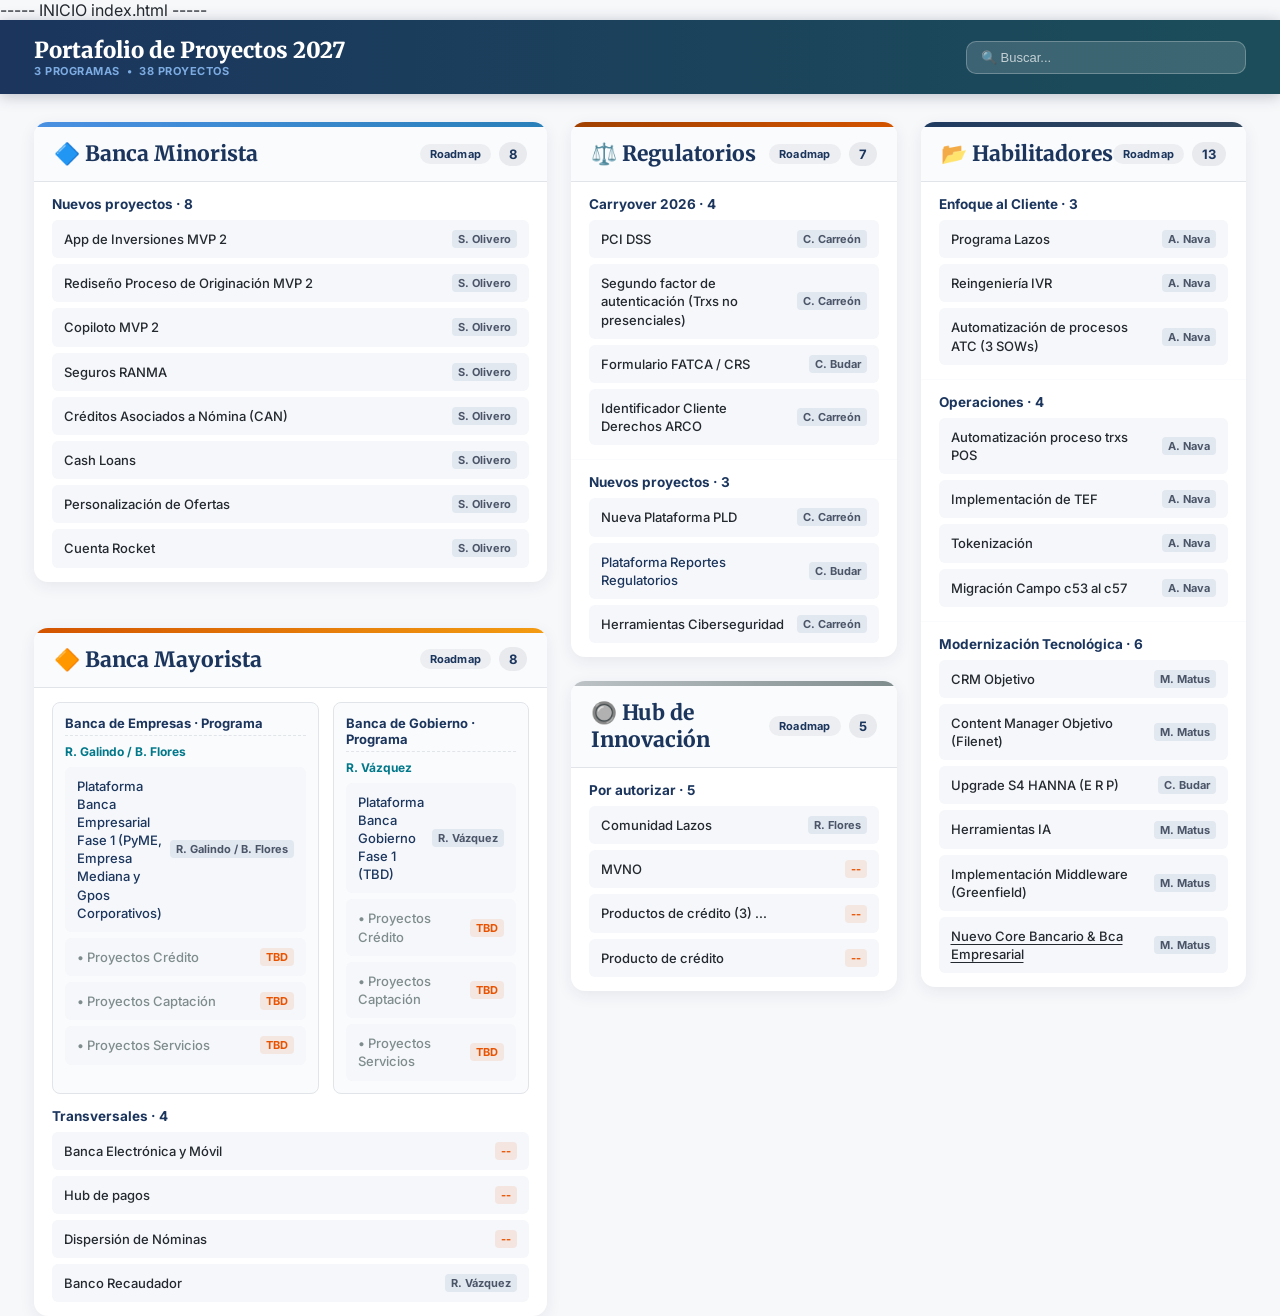
<file: index.html>
----- INICIO index.html -----
<!DOCTYPE html>
<html lang="es">
<head>
  <meta charset="UTF-8">
  <meta name="viewport" content="width=device-width, initial-scale=1.0">
  <title>Portafolio de Proyectos 2027 · PMO</title>
  <link rel="preconnect" href="https://fonts.googleapis.com">
  <link rel="preconnect" href="https://fonts.gstatic.com" crossorigin>
  <link href="https://fonts.googleapis.com/css2?family=Inter:wght@400;500;600;700;800&family=Merriweather:wght@400;700;900&display=swap" rel="stylesheet">
  <link rel="stylesheet" href="styles.css">
</head>
<body>

  <!-- Encabezado Principal -->
  <header class="masthead">
    <div class="wrap header-inner">
      <div class="brand">
        <h1>Portafolio de Proyectos 2027</h1>
        <p class="brand-top">3 Programas &nbsp;•&nbsp; 38 Proyectos</p>
      </div>
      <div class="search-area">
        <input type="text" id="search-input" placeholder="🔍 Buscar...">
      </div>
    </div>
  </header>

  <!-- Tablero Operativo en 3 Columnas Fijas para evitar desfases -->
  <main class="wrap">
    <div class="dashboard-grid" id="dashboard">
      <div class="column" id="col-1"></div>
      <div class="column" id="col-2"></div>
      <div class="column" id="col-3"></div>
    </div>
  </main>

  <!-- Insumo de datos y motor dinámico -->
  <script src="data.js"></script>
  <script src="app.js"></script>
</body>
</html>
</file>
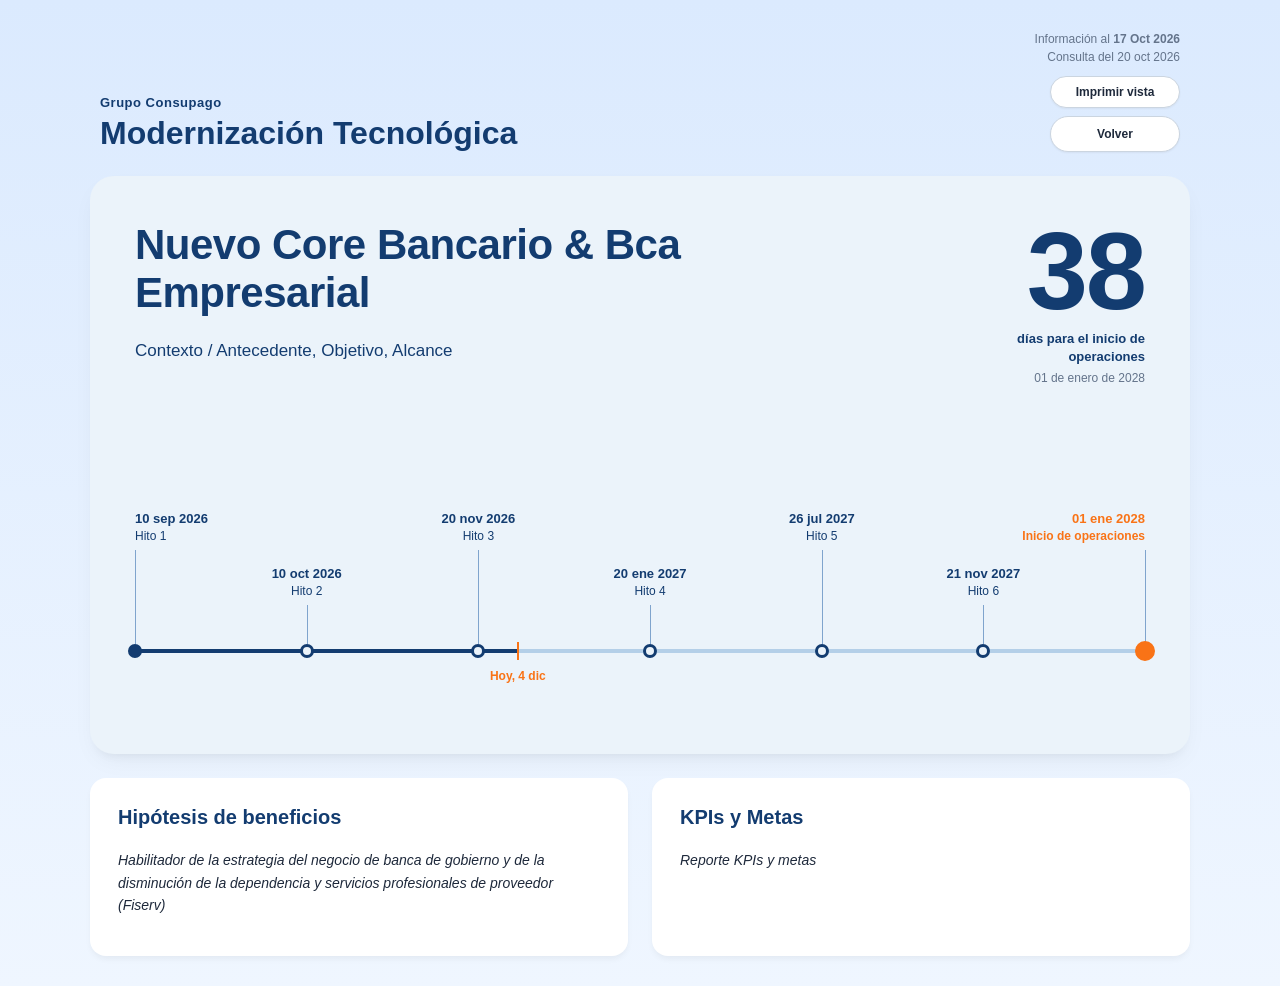
<file: descriptiva-nuevo-core-bancario-bca-empresarial.html>
<!DOCTYPE html>
<html lang="es">
<head>
    <meta charset="UTF-8">
    <meta name="viewport" content="width=device-width, initial-scale=1.0">
    <title>Modernización Tecnológica - Nuevo Core Bancario & Bca Empresarial</title>
    <style>
        :root {
            --bg-color: #dbeafe; /* Fondo general azul claro suave */
            --card-bg: #ebf3fa;  /* Fondo de la tarjeta principal */
            --sub-card-bg: #ffffff; /* Fondo de las tarjetas inferiores */
            --main-blue: #133c70; /* Azul corporativo oscuro de los títulos */
            --accent-blue: #2563eb; /* Azul secundario para enlaces/detalles */
            --text-dark: #1e293b;
            --text-muted: #64748b;
            --accent-orange: #f97316; /* Color naranja de acento para alertas y "Hoy" */
            --timeline-bg-line: #b4cfe8; /* Azul claro para el tramo futuro de la línea */
        }

        body {
            font-family: -apple-system, BlinkMacSystemFont, "Segoe UI", Roboto, Helvetica, Arial, sans-serif;
            background-color: var(--bg-color);
            background-image: linear-gradient(180deg, #dbeafe 0%, #eff6ff 100%);
            color: var(--text-dark);
            margin: 0;
            padding: 30px 20px;
            display: flex;
            justify-content: center;
        }

        .dashboard-container {
            width: 100%;
            max-width: 1100px;
            display: flex;
            flex-direction: column;
            gap: 24px;
        }

        /* Top Header */
        .top-header {
            display: flex;
            justify-content: space-between;
            align-items: flex-end;
            padding: 0 10px;
        }

        .brand-logo {
            display: flex;
            flex-direction: column;
        }

        .brand-group {
            font-size: 13px;
            color: var(--main-blue);
            font-weight: 700;
            letter-spacing: 0.5px;
        }

        .brand-title {
            font-size: 32px;
            font-weight: 800;
            color: var(--main-blue);
            margin: 5px 0 0 0;
        }

        /* Bloque derecho: texto de fechas y, debajo, los botones alineados a la derecha */
        .header-meta {
            display: flex;
            flex-direction: column;
            align-items: flex-end;
            gap: 10px;
            font-size: 12px;
            color: var(--text-muted);
            text-align: right;
            line-height: 1.5;
        }

        .header-actions {
            display: flex;
            flex-direction: column;
            align-items: flex-end;
            gap: 8px;
        }

        .btn-action {
            display: block;
            width: 130px;
            text-align: center;
            background-color: white;
            border: 1px solid #cbd5e0;
            padding: 8px 16px;
            border-radius: 20px;
            cursor: pointer;
            font-size: 12px;
            color: var(--text-dark);
            font-weight: 600;
            text-decoration: none;
            box-shadow: 0 1px 2px rgba(0,0,0,0.05);
            transition: all 0.2s;
            box-sizing: border-box;
        }

        .btn-action:hover {
            background-color: #f8fafc;
            border-color: #94a3b8;
        }

        /* Main Dashboard Card */
        .main-card {
            background-color: var(--card-bg);
            border-radius: 24px;
            padding: 45px;
            box-shadow: 0 10px 25px -5px rgba(0, 0, 0, 0.05), 0 8px 10px -6px rgba(0, 0, 0, 0.05);
            display: flex;
            flex-direction: column;
            gap: 40px;
            overflow: hidden;
        }

        .project-info-grid {
            display: grid;
            grid-template-columns: 3fr 1fr;
            gap: 40px;
            align-items: start;
        }

        .project-details h1 {
            color: var(--main-blue);
            font-size: 42px;
            margin: 0 0 20px 0;
            font-weight: 700;
            letter-spacing: -0.5px;
        }

        .project-description {
            font-size: 17px;
            line-height: 1.6;
            color: var(--main-blue);
            margin-bottom: 25px;
            font-weight: 500;
        }

        .project-meta-pills {
            font-size: 13px;
            color: var(--text-muted);
            line-height: 1.8;
        }

        /* KPI Badge Right side */
        .kpi-badge {
            text-align: right;
            display: flex;
            flex-direction: column;
            justify-content: flex-start;
            align-items: flex-end;
        }

        .kpi-number {
            font-size: 110px;
            font-weight: 800;
            color: var(--main-blue);
            line-height: 0.9;
            letter-spacing: -2px;
        }

        .kpi-label {
            font-size: 13px;
            font-weight: 700;
            color: var(--main-blue);
            margin-top: 10px;
            text-align: right;
            width: 160px;
            line-height: 1.4;
        }

        .kpi-subtext {
            font-size: 12px;
            color: var(--text-muted);
            margin-top: 5px;
        }

        /* ===== Línea de tiempo ===== */
        /* Contenedor: la línea queda en top:200px; los bloques de texto quedan arriba de ella */
        .timeline-container {
            position: relative;
            height: 250px;
            margin: 20px 0 10px 0;
        }

        /* Línea base de fondo */
        .timeline-line {
            position: absolute;
            top: 200px;
            left: 0;
            width: 100%;
            height: 4px;
            background-color: var(--timeline-bg-line);
            border-radius: 2px;
            z-index: 1;
        }

        /* Línea de progreso real (su ancho se ajusta a "hoy" con el script) */
        .timeline-progress {
            position: absolute;
            top: 200px;
            left: 0;
            width: 16%;
            height: 4px;
            background-color: var(--main-blue);
            border-radius: 2px 0 0 2px;
            z-index: 2;
        }

        /* Capa de nodos */
        .timeline-nodes {
            position: absolute;
            top: 0;
            left: 0;
            right: 0;
            bottom: 0;
            z-index: 3;
        }

        /* Cada nodo ocupa la altura completa; su posición horizontal la define el style inline (left: X%) */
        .timeline-node {
            position: absolute;
            top: 0;
            bottom: 0;
            width: 0;
        }

        /* Círculo sobre la línea */
        .node-dot {
            position: absolute;
            top: 195px;
            left: -7px;
            width: 14px;
            height: 14px;
            border-radius: 50%;
            background-color: #ebf3fa;
            border: 3px solid var(--main-blue);
            box-sizing: border-box;
            z-index: 5;
        }

        .node-dot.filled {
            background-color: var(--main-blue);
        }

        /* Último nodo: naranja sólido */
        .node-dot.orange {
            top: 192px;
            left: -10px;
            width: 20px;
            height: 20px;
            background-color: var(--accent-orange);
            border-color: var(--accent-orange);
        }

        /* Línea vertical que conecta el bloque de texto con el nodo */
        .node-stem {
            position: absolute;
            left: 0;
            width: 1px;
            bottom: 55px;
            background-color: #7fa4cd;
        }

        .node-stem.high {
            top: 101px;
        }

        .node-stem.low {
            top: 156px;
        }

        /* Bloque de texto: fecha arriba, actividad debajo; siempre arriba de la línea */
        .node-info {
            position: absolute;
            left: -85px;
            width: 170px;
            display: flex;
            flex-direction: column;
            align-items: center;
            gap: 3px;
            text-align: center;
        }

        .node-info.high {
            bottom: 155px;
        }

        .node-info.low {
            bottom: 100px;
        }

        /* Primer nodo: el texto empieza en el nodo para no salirse de la tarjeta */
        .node-info.align-start {
            left: 0;
            align-items: flex-start;
            text-align: left;
        }

        /* Último nodo: el texto termina en el nodo para no salirse de la tarjeta */
        .node-info.align-end {
            left: auto;
            right: 0;
            align-items: flex-end;
            text-align: right;
        }

        .node-date-box {
            color: var(--main-blue);
            font-size: 13px;
            font-weight: 700;
            white-space: nowrap;
        }

        .node-label-box {
            color: var(--main-blue);
            font-size: 12px;
            line-height: 1.3;
            font-weight: 500;
        }

        /* Marcador de fecha actual ("Hoy"), debajo de la línea; su posición la ajusta el script */
        .timeline-marker-today {
            position: absolute;
            left: 16%;
            top: 200px;
            width: 0;
            height: 4px;
            z-index: 6;
        }

        .today-indicator-line {
            position: absolute;
            left: -1px;
            top: -7px;
            width: 2px;
            height: 18px;
            background-color: var(--accent-orange);
        }

        .today-label-box {
            position: absolute;
            top: 20px;
            left: 50%;
            transform: translateX(-50%);
            white-space: nowrap;
            font-size: 12px;
            color: var(--accent-orange);
            font-weight: 700;
        }

        /* Bottom Row Cards */
        .bottom-grid {
            display: grid;
            grid-template-columns: 1fr 1fr;
            gap: 24px;
        }

        .bottom-card {
            background-color: var(--sub-card-bg);
            border-radius: 16px;
            padding: 28px;
            box-shadow: 0 4px 6px -1px rgba(0, 0, 0, 0.05);
        }

        .bottom-card h2 {
            font-size: 20px;
            color: var(--main-blue);
            margin-top: 0;
            margin-bottom: 20px;
            font-weight: 700;
        }

        .bottom-card p {
            font-size: 14px;
            line-height: 1.6;
            margin: 0 0 12px 0;
            color: var(--text-dark);
        }

        .text-empty {
            color: var(--text-muted);
            font-style: italic;
        }

        .alert-container {
            display: flex;
            justify-content: space-between;
            align-items: center;
            margin-top: 15px;
        }

        .badge-alert {
            background-color: #D9F2D0;
            color: #4EA72E;
            padding: 4px 10px;
            border-radius: 6px;
            font-size: 11px;
            font-weight: 700;
            text-transform: uppercase;
        }
    </style>
</head>
<body>

    <div class="dashboard-container">

        <header class="top-header">
            <div class="brand-logo">
                <span class="brand-group">Grupo Consupago</span>
                <h2 class="brand-title">Modernización Tecnológica</h2>
            </div>
            <div class="header-meta">
                <div>
                    Información al <strong>17 Oct 2026</strong><br>
                    Consulta del 20 oct 2026
                </div>
                <div class="header-actions">
                    <button class="btn-action" onclick="window.print()">Imprimir vista</button>
                    <a class="btn-action" href="index.html">Volver</a>
                </div>
            </div>
        </header>

        <main class="main-card">

            <div class="project-info-grid">
                <div class="project-details">
                    <h1>Nuevo Core Bancario & Bca Empresarial</h1>

                    <div class="project-description">
                        Contexto / Antecedente, Objetivo, Alcance

                    </div>

                </div>

                <div class="kpi-badge">
                    <div class="kpi-number">38</div>
                    <div class="kpi-label">días para el inicio de operaciones</div>
                    <div class="kpi-subtext">01 de enero de 2028</div>
                </div>
            </div>

            <div class="timeline-container">
                <div class="timeline-line"></div>
                <div class="timeline-progress"></div>

                <div class="timeline-marker-today">
                    <div class="today-indicator-line"></div>
                    <div class="today-label-box">Hoy</div>
                </div>

                <div class="timeline-nodes">

                    <div class="timeline-node" data-fecha="2026-09-10" style="left: 0%;">
                        <div class="node-stem high"></div>
                        <div class="node-info high align-start">
                            <div class="node-date-box">10 sep 2026</div>
                            <div class="node-label-box">Hito 1</div>
                        </div>
                        <div class="node-dot filled"></div>
                    </div>

                    <div class="timeline-node" data-fecha="2026-10-10" style="left: 17%;">
                        <div class="node-stem low"></div>
                        <div class="node-info low">
                            <div class="node-date-box">10 oct 2026</div>
                            <div class="node-label-box">Hito 2</div>
                        </div>
                        <div class="node-dot"></div>
                    </div>

                    <div class="timeline-node" data-fecha="2026-11-20" style="left: 34%;">
                        <div class="node-stem high"></div>
                        <div class="node-info high">
                            <div class="node-date-box">20 nov 2026</div>
                            <div class="node-label-box">Hito 3</div>
                        </div>
                        <div class="node-dot"></div>
                    </div>

                    <div class="timeline-node" data-fecha="2027-01-20" style="left: 51%;">
                        <div class="node-stem low"></div>
                        <div class="node-info low">
                            <div class="node-date-box">20 ene 2027</div>
                            <div class="node-label-box">Hito 4</div>
                        </div>
                        <div class="node-dot"></div>
                    </div>

                    <div class="timeline-node" data-fecha="2027-07-26" style="left: 68%;">
                        <div class="node-stem high"></div>
                        <div class="node-info high">
                            <div class="node-date-box">26 jul 2027</div>
                            <div class="node-label-box">Hito 5</div>
                        </div>
                        <div class="node-dot"></div>
                    </div>

                    <div class="timeline-node" data-fecha="2027-11-21" style="left: 84%;">
                        <div class="node-stem low"></div>
                        <div class="node-info low">
                            <div class="node-date-box">21 nov 2027</div>
                            <div class="node-label-box">Hito 6</div>
                        </div>
                        <div class="node-dot"></div>
                    </div>

                    <div class="timeline-node" data-fecha="2028-01-01" style="left: 100%;">
                        <div class="node-stem high"></div>
                        <div class="node-info high align-end">
                            <div class="node-date-box" style="color: var(--accent-orange);">01 ene 2028</div>
                            <div class="node-label-box" style="color: var(--accent-orange); font-weight: 700;">Inicio de operaciones</div>
                        </div>
                        <div class="node-dot orange"></div>
                    </div>

                </div>
            </div>

        </main>

        <div class="bottom-grid">
            <div class="bottom-card">
                <h2>Hipótesis de beneficios</h2>
                <p class="text-empty">Habilitador de la estrategia del negocio de banca de gobierno y de la disminución de la dependencia y servicios profesionales de proveedor (Fiserv)</p>
            </div>
            <div class="bottom-card">
                <h2>KPIs y Metas</h2>
                <div class="alert-container">
                     <p class="text-empty">Reporte KPIs y metas</p>
                </div>
            </div>
        </div>

    </div>

    <script>
    /* "Hoy" dinámico: usa la fecha actual en zona horaria de Ciudad de México.
       Ubica el marcador y la barra de avance entre las fechas de los nodos. */
    (function () {
        var MESES = ['ene', 'feb', 'mar', 'abr', 'may', 'jun', 'jul', 'ago', 'sep', 'oct', 'nov', 'dic'];
        var nodos = document.querySelectorAll('.timeline-node[data-fecha]');
        var marcador = document.querySelector('.timeline-marker-today');
        var etiqueta = document.querySelector('.today-label-box');
        var avance = document.querySelector('.timeline-progress');

        if (!nodos.length || !marcador || !etiqueta || !avance) return;

        // Fecha de hoy en zona horaria de México, como { y, m, d }
        function fechaHoy() {
            var partes = new Intl.DateTimeFormat('en-US', {
                timeZone: 'America/Mexico_City',
                year: 'numeric', month: 'numeric', day: 'numeric'
            }).formatToParts(new Date());
            var v = {};
            partes.forEach(function (p) { v[p.type] = parseInt(p.value, 10); });
            return v;
        }

        // Convierte a número de días para poder comparar y restar fechas
        function diasDesde(y, m, d) {
            return Date.UTC(y, m - 1, d) / 86400000;
        }

        var puntos = [];
        nodos.forEach(function (n) {
            var p = n.getAttribute('data-fecha').split('-');
            puntos.push({
                dias: diasDesde(+p[0], +p[1], +p[2]),
                pos: parseFloat(n.style.left)
            });
        });

        var h = fechaHoy();
        var hoy = diasDesde(h.year, h.month, h.day);
        var posicion;

        if (hoy <= puntos[0].dias) {
            posicion = puntos[0].pos;
        } else if (hoy >= puntos[puntos.length - 1].dias) {
            posicion = puntos[puntos.length - 1].pos;
        } else {
            posicion = puntos[0].pos;
            for (var i = 0; i < puntos.length - 1; i++) {
                var a = puntos[i], b = puntos[i + 1];
                if (hoy >= a.dias && hoy <= b.dias) {
                    posicion = a.pos + ((hoy - a.dias) / (b.dias - a.dias)) * (b.pos - a.pos);
                    break;
                }
            }
        }

        marcador.style.left = posicion + '%';
        avance.style.width = posicion + '%';
        etiqueta.textContent = 'Hoy, ' + h.day + ' ' + MESES[h.month - 1];
    })();
    </script>

</body>
</html>
</file>
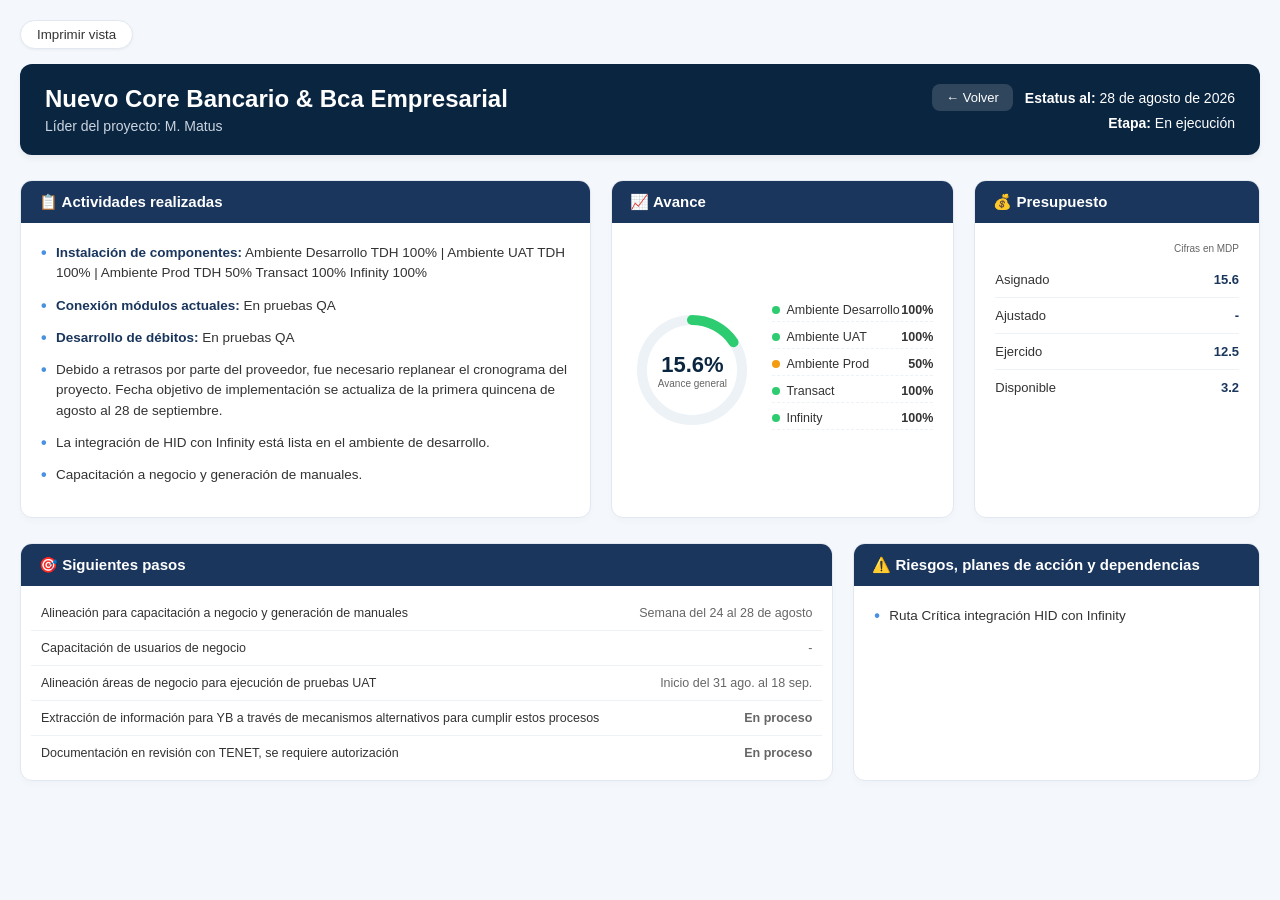
<file: estatus-nuevo-core-bancario-bca-empresarial.html>
<!DOCTYPE html>
<html lang="es">
<head>
    <meta charset="UTF-8">
    <meta name="viewport" content="width=device-width, initial-scale=1.0">
    <title>Nuevo Core Bancario & Bca Empresarial</title>
    <style>
        :root {
            --primary-blue: #0A2540;
            --secondary-blue: #1A365D;
            --accent-blue: #4A90E2;
            --bg-light: #F4F7FC;
            --text-dark: #333333;
            --text-gray: #666666;
            --border-color: #E2E8F0;
            --green: #2ECC71;
            --orange: #F39C12;
            --blue-timeline: #3498DB;
        }

        * {
            box-sizing: border-box;
            margin: 0;
            padding: 0;
            font-family: 'Segoe UI', Tahoma, Geneva, Verdana, sans-serif;
        }

        body {
            background-color: var(--bg-light);
            color: var(--text-dark);
            padding: 20px;
        }

        .container {
            max-width: 1400px;
            margin: 0 auto;
        }

        /* Top Meta/Actions from Image 2 */
        .top-meta-bar {
            display: flex;
            justify-content: space-between;
            align-items: center;
            margin-bottom: 15px;
            font-size: 13px;
            color: var(--text-gray);
        }

        .meta-info {
            text-align: right;
            line-height: 1.4;
        }

        .btn-print {
            background-color: #FFFFFF;
            border: 1px solid var(--border-color);
            padding: 6px 16px;
            border-radius: 20px;
            cursor: pointer;
            font-weight: 500;
            color: var(--text-dark);
            box-shadow: 0 1px 3px rgba(0,0,0,0.05);
        }

        /* Main Header from Image 1 */
        .main-header {
            background-color: var(--primary-blue);
            color: #FFFFFF;
            padding: 20px 25px;
            border-radius: 12px;
            display: flex;
            justify-content: space-between;
            align-items: center;
            margin-bottom: 25px;
            box-shadow: 0 4px 6px rgba(0,0,0,0.05);
        }

        .header-title-section h1 {
            font-size: 24px;
            font-weight: 600;
            margin-bottom: 5px;
        }

        .header-title-section p {
            font-size: 14px;
            color: #CBD5E0;
        }

        .header-status-section {
            text-align: right;
            font-size: 14px;
        }

        .header-status-section div {
            margin-bottom: 4px;
        }

        .status-row {
            display: flex;
            align-items: center;
            justify-content: flex-end;
            gap: 12px;
        }

        .btn-volver {
            color: #FFFFFF;
            text-decoration: none;
            font-size: 13px;
            font-weight: 500;
            background: rgba(255,255,255,0.15);
            padding: 6px 14px;
            border-radius: 8px;
            transition: background 0.2s;
            white-space: nowrap;
        }

        .btn-volver:hover {
            background: rgba(255,255,255,0.25);
        }

        /* Dashboard Grid Layout (Fusing Image 1 data structures nicely) */
        .dashboard-grid {
            display: grid;
            grid-template-columns: 2fr 1.2fr 1fr;
            gap: 20px;
            margin-bottom: 25px;
        }

        @media (max-width: 1024px) {
            .dashboard-grid {
                grid-template-columns: 1fr;
            }
        }

        .card {
            background: #FFFFFF;
            border-radius: 12px;
            border: 1px solid var(--border-color);
            box-shadow: 0 4px 6px rgba(0,0,0,0.02);
            display: flex;
            flex-direction: column;
        }

        .card-header {
            background-color: var(--secondary-blue);
            color: #FFFFFF;
            padding: 12px 18px;
            font-weight: 600;
            font-size: 15px;
            border-top-left-radius: 11px;
            border-top-right-radius: 11px;
            display: flex;
            align-items: center;
            gap: 8px;
        }

        .card-content {
            padding: 20px;
            flex-grow: 1;
        }

        /* Actividades realizadas List Style */
        .resumen-list {
            list-style: none;
        }

        .resumen-list li {
            margin-bottom: 12px;
            font-size: 13.5px;
            line-height: 1.5;
            position: relative;
            padding-left: 15px;
        }

        .resumen-list li::before {
            content: "•";
            color: var(--accent-blue);
            font-weight: bold;
            font-size: 16px;
            position: absolute;
            left: 0;
            top: -2px;
        }

        .resumen-list strong {
            color: var(--secondary-blue);
        }

        /* Progress Card Styling */
        .avance-container {
            display: flex;
            align-items: center;
            gap: 20px;
            height: 100%;
        }

        .progress-circle-box {
            position: relative;
            width: 120px;
            height: 120px;
            display: flex;
            justify-content: center;
            align-items: center;
            flex-shrink: 0;
        }

        .progress-circle-box svg {
            width: 120px;
            height: 120px;
            transform: rotate(-90deg);
        }

        .progress-circle-box circle {
            fill: none;
            stroke-width: 10;
        }

        .progress-circle-box .bg {
            stroke: #EDF2F7;
        }

        .progress-circle-box .bar {
            stroke: var(--green);
            stroke-dasharray: 314;
            stroke-dashoffset: calc(314 - (314 * 15.6) / 100);
            stroke-linecap: round;
        }

        .progress-text {
            position: absolute;
            text-align: center;
        }

        .progress-text .percentage {
            font-size: 22px;
            font-weight: 700;
            color: var(--primary-blue);
        }

        .progress-text .label {
            font-size: 10px;
            color: var(--text-gray);
        }

        .components-list {
            list-style: none;
            width: 100%;
        }

        .components-list li {
            display: flex;
            justify-content: space-between;
            align-items: center;
            font-size: 12.5px;
            margin-bottom: 8px;
            border-bottom: 1px dashed #EDF2F7;
            padding-bottom: 4px;
        }

        .status-indicator {
            display: inline-block;
            width: 8px;
            height: 8px;
            border-radius: 50%;
            margin-right: 6px;
        }

        .status-100 { background-color: var(--green); }
        .status-50 { background-color: var(--orange); }

        /* Table/Budget Styles */
        .budget-table {
            width: 100%;
            border-collapse: collapse;
            font-size: 13px;
        }

        .budget-table th {
            text-align: right;
            font-size: 10px;
            color: var(--text-gray);
            font-weight: normal;
            padding-bottom: 8px;
        }

        .budget-table td {
            padding: 10px 0;
            border-bottom: 1px solid #EDF2F7;
        }

        .budget-table tr:last-child td {
            border-bottom: none;
        }

        .budget-table .val {
            text-align: right;
            font-weight: 600;
            color: var(--secondary-blue);
        }

        /* Middle Row (Siguientes Pasos & Riesgos) */
        .middle-grid {
            display: grid;
            grid-template-columns: 2fr 1fr;
            gap: 20px;
            margin-bottom: 25px;
        }

        @media (max-width: 768px) {
            .middle-grid {
                grid-template-columns: 1fr;
            }
        }

        .steps-table {
            width: 100%;
            border-collapse: collapse;
            font-size: 12.5px;
        }

        .steps-table td {
            padding: 10px;
            border-bottom: 1px solid #EDF2F7;
        }

        .steps-table tr:last-child td {
            border-bottom: none;
        }

        .steps-table .date-col {
            text-align: right;
            color: var(--text-gray);
            font-weight: 500;
            white-space: nowrap;
        }
    </style>
</head>
<body>

<div class="container">

    <!-- Top Metadata / Controls -->
    <div class="top-meta-bar">
        <button class="btn-print" onclick="window.print()">Imprimir vista</button>
    </div>

    <!-- Main Header Banner (From Image 1) -->
    <div class="main-header">
        <div class="header-title-section">
            <h1>Nuevo Core Bancario & Bca Empresarial</h1>
            <p>Líder del proyecto: M. Matus</p>
        </div>
        <div class="header-status-section">
            <div class="status-row">
                <a href="roadmap-habilitadores.html" class="btn-volver">← Volver</a>
                <span><strong>Estatus al:</strong> 28 de agosto de 2026</span>
                </div>
            <div><strong>Etapa:</strong> En ejecución</div>
        </div>
    </div>

    <!-- Top Block Section (Resumen, Avance, Presupuesto) -->
    <div class="dashboard-grid">

        <!-- Resumen Ejecutivo -->
        <div class="card">
            <div class="card-header">📋 Actividades realizadas</div>
            <div class="card-content">
                <ul class="resumen-list">
                    <li><strong>Instalación de componentes:</strong> Ambiente Desarrollo TDH 100% | Ambiente UAT TDH 100% | Ambiente Prod TDH 50% Transact 100% Infinity 100%</li>
                    <li><strong>Conexión módulos actuales:</strong> En pruebas QA</li>
                    <li><strong>Desarrollo de débitos:</strong> En pruebas QA</li>
                    <li>Debido a retrasos por parte del proveedor, fue necesario replanear el cronograma del proyecto. Fecha objetivo de implementación se actualiza de la primera quincena de agosto al 28 de septiembre.</li>
                    <li>La integración de HID con Infinity está lista en el ambiente de desarrollo.</li>
                    <li>Capacitación a negocio y generación de manuales.</li>
                </ul>
            </div>
        </div>

        <!-- Avance General -->
        <div class="card">
            <div class="card-header">📈 Avance</div>
            <div class="card-content" style="display: flex; flex-direction: column; justify-content: center;">
                <div class="avance-container">
                    <div class="progress-circle-box">
                        <svg>
                            <circle class="bg" cx="60" cy="60" r="50"></circle>
                            <circle class="bar" cx="60" cy="60" r="50"></circle>
                        </svg>
                        <div class="progress-text">
                            <div class="percentage">15.6%</div>
                            <div class="label">Avance general</div>
                        </div>
                    </div>
                    <ul class="components-list">
                        <li><span><span class="status-indicator status-100"></span>Ambiente Desarrollo</span> <strong>100%</strong></li>
                        <li><span><span class="status-indicator status-100"></span>Ambiente UAT</span> <strong>100%</strong></li>
                        <li><span><span class="status-indicator status-50"></span>Ambiente Prod</span> <strong>50%</strong></li>
                        <li><span><span class="status-indicator status-100"></span>Transact</span> <strong>100%</strong></li>
                        <li><span><span class="status-indicator status-100"></span>Infinity</span> <strong>100%</strong></li>
                    </ul>
                </div>
            </div>
        </div>

        <!-- Presupuesto -->
        <div class="card">
            <div class="card-header">💰 Presupuesto</div>
            <div class="card-content">
                <table class="budget-table">
                    <thead>
                        <tr>
                            <th colspan="2">Cifras en MDP</th>
                        </tr>
                    </thead>
                    <tbody>
                        <tr>
                            <td>Asignado</td>
                            <td class="val">15.6</td>
                        </tr>
                        <tr>
                            <td>Ajustado</td>
                            <td class="val">-</td>
                        </tr>
                        <tr>
                            <td>Ejercido</td>
                            <td class="val">12.5</td>
                        </tr>
                        <tr>
                            <td>Disponible</td>
                            <td class="val">3.2</td>
                        </tr>
                    </tbody>
                </table>
            </div>
        </div>

    </div>

    <!-- Middle Block Section (Siguientes Pasos & Riesgos) -->
    <div class="middle-grid">

        <!-- Siguientes Pasos -->
        <div class="card">
            <div class="card-header">🎯 Siguientes pasos</div>
            <div class="card-content" style="padding: 10px;">
                <table class="steps-table">
                    <tbody>
                        <tr>
                            <td>Alineación para capacitación a negocio y generación de manuales</td>
                            <td class="date-col">Semana del 24 al 28 de agosto</td>
                        </tr>
                        <tr>
                            <td>Capacitación de usuarios de negocio</td>
                            <td class="date-col">-</td>
                        </tr>
                        <tr>
                            <td>Alineación áreas de negocio para ejecución de pruebas UAT</td>
                            <td class="date-col">Inicio del 31 ago. al 18 sep.</td>
                        </tr>
                        <tr>
                            <td>Extracción de información para YB a través de mecanismos alternativos para cumplir estos procesos</td>
                            <td class="date-col"><strong>En proceso</strong></td>
                        </tr>
                        <tr>
                            <td>Documentación en revisión con TENET, se requiere autorización</td>
                            <td class="date-col"><strong>En proceso</strong></td>
                        </tr>
                    </tbody>
                </table>
            </div>
        </div>

        <!-- Riesgos -->
        <div class="card">
            <div class="card-header">⚠️ Riesgos, planes de acción y dependencias</div>
            <div class="card-content">
                <ul class="resumen-list">
                    <li>Ruta Crítica integración HID con Infinity</li>
                </ul>
            </div>
        </div>

    </div>

</div>

</body>
</html>
</file>
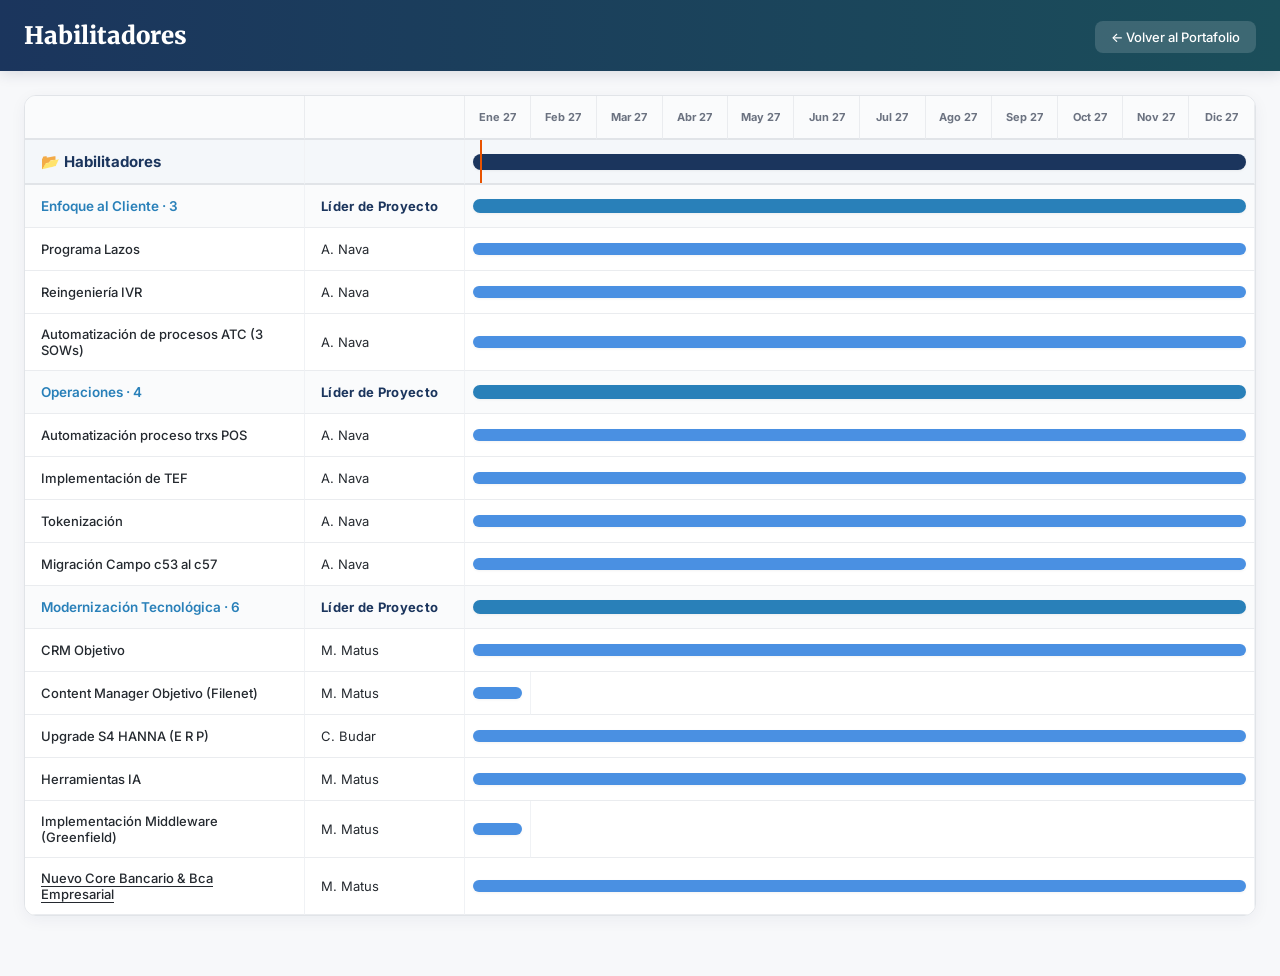
<file: roadmap-habilitadores.html>
<!DOCTYPE html>
<html lang="es">
<head>
  <meta charset="UTF-8">
  <meta name="viewport" content="width=device-width, initial-scale=1.0">
  <title>Roadmap Habilitadores</title>
  <link rel="preconnect" href="https://fonts.googleapis.com">
  <link rel="preconnect" href="https://fonts.gstatic.com" crossorigin>
  <link href="https://fonts.googleapis.com/css2?family=Inter:wght@400;500;600;700;800&family=Merriweather:wght@400;700;900&display=swap" rel="stylesheet">
  <style>
    :root {
      --navy: #1B355D;
      --blue-brand: #2980B9;
      --blue-light: #4A90E2;
      --bg-main: #F7F8FA;
      --white: #ffffff;
      --border: #E1E4E8;
      --text-dark: #24292F;
      --text-muted: #6B7280;
      --radius: 12px;
    }
    * { box-sizing: border-box; margin: 0; padding: 0; }
    body { font-family: 'Inter', sans-serif; background: var(--bg-main); color: var(--text-dark); padding-bottom: 60px; }
    .wrap { max-width: 1440px; margin: 0 auto; padding: 0 24px; }
    header.masthead {
      background: linear-gradient(90deg, var(--navy) 0%, #1B4E5A 100%);
      color: var(--white);
      padding: 20px 0;
      margin-bottom: 24px;
      box-shadow: 0 2px 14px rgba(27,42,74,.15);
    }
    .header-inner { display: flex; justify-content: space-between; align-items: center; }
    .brand h1 { font-family: 'Merriweather', serif; font-size: 24px; font-weight: 900; }
    .btn-back {
      color: var(--white);
      text-decoration: none;
      font-size: 13px;
      font-weight: 500;
      background: rgba(255,255,255,0.15);
      padding: 8px 16px;
      border-radius: 8px;
      transition: background 0.2s;
    }
    .btn-back:hover { background: rgba(255,255,255,0.25); }
    .roadmap-container {
      background: var(--white);
      border-radius: var(--radius);
      box-shadow: 0 4px 16px rgba(27, 42, 74, 0.05);
      border: 1px solid var(--border);
      overflow-x: auto;
    }
    .gantt-grid {
      display: grid;
      grid-template-columns: 280px 160px repeat(12, minmax(65px, 1fr));
      min-width: 1200px;
    }
    .gantt-header-cell {
      background: #FAFBFC;
      padding: 14px 12px;
      font-size: 11px;
      font-weight: 700;
      color: var(--text-muted);
      text-align: center;
      border-bottom: 2px solid var(--border);
      border-right: 1px solid #EAECEF;
    }
    .gantt-header-cell.title-side { text-align: left; font-size: 12px; color: var(--navy); background: #FAFBFC; }
    .gantt-row { display: contents; }
    .gantt-cell {
      padding: 12px 16px;
      border-bottom: 1px solid #EAECEF;
      border-right: 1px solid #F0F2F5;
      display: flex;
      align-items: center;
      background: var(--white);
      position: relative;
    }
    .gantt-timeline-cell {
      padding: 0;
      border-bottom: 1px solid #EAECEF;
      border-right: 1px solid #F0F2F5;
      background: var(--white);
      display: flex;
      align-items: center;
      position: relative;
      min-height: 43px;
    }
    .row-program .gantt-cell {
      background: #F4F7FA;
      font-weight: 700;
      font-size: 15px;
      color: var(--navy);
      border-bottom: 2px solid var(--border);
    }
    .row-program .gantt-timeline-cell { background: #F4F7FA; border-bottom: 2px solid var(--border); }
    .row-category .gantt-cell {
      background: #FAFBFC;
      font-weight: 600;
      font-size: 13.5px;
      color: var(--blue-brand);
    }
    .row-category .gantt-cell.leader-header {
      font-size: 13px;
      font-weight: 700;
      color: var(--navy);
      letter-spacing: 0.3px;
    }
    .row-category .gantt-timeline-cell { background: #FAFBFC; }
    .row-project .gantt-cell { font-size: 13px; color: var(--text-dark); }
    .proj-title { font-weight: 500; }
    .proj-owner { font-weight: 400; color: var(--text-dark); }
    .proj-link { color: inherit; text-decoration: underline; text-underline-offset: 3px; cursor: pointer; }
    .proj-link:hover { color: var(--blue-brand); }
    .bar {
      height: 12px;
      border-radius: 20px;
      position: absolute;
      left: 8px;
      right: 8px;
      box-shadow: 0 1px 3px rgba(0,0,0,0.05);
    }
    .bar-program { background: var(--navy); height: 16px; }
    .bar-category { background: var(--blue-brand); height: 14px; }
    .bar-project { background: var(--blue-light); }
    .today-line {
      position: absolute;
      top: 0;
      bottom: 0;
      left: 15px;
      width: 2px;
      background: #E85301;
      border-dashed: 1px #E85301;
      z-index: 20;
    }
  </style>
</head>
<body>
  <header class="masthead">
    <div class="wrap header-inner">
      <div class="brand"><h1> Habilitadores</h1></div>
      <div><a href="index.html" class="btn-back">← Volver al Portafolio</a></div>
    </div>
  </header>
  <main class="wrap">
    <div class="roadmap-container">
      <div class="gantt-grid">
        <div class="gantt-header-cell title-side"></div>
        <div class="gantt-header-cell title-side"></div>
        <div class="gantt-header-cell">Ene 27</div>
        <div class="gantt-header-cell">Feb 27</div>
        <div class="gantt-header-cell">Mar 27</div>
        <div class="gantt-header-cell">Abr 27</div>
        <div class="gantt-header-cell">May 27</div>
        <div class="gantt-header-cell">Jun 27</div>
        <div class="gantt-header-cell">Jul 27</div>
        <div class="gantt-header-cell">Ago 27</div>
        <div class="gantt-header-cell">Sep 27</div>
        <div class="gantt-header-cell">Oct 27</div>
        <div class="gantt-header-cell">Nov 27</div>
        <div class="gantt-header-cell">Dic 27</div>

        <div class="gantt-row row-program">
          <div class="gantt-cell">📂 Habilitadores</div>
          <div class="gantt-cell"></div>
          <div class="gantt-timeline-cell" style="grid-column: 3 / span 12;">
            <div class="bar bar-program"></div>
            <div class="today-line"></div>
          </div>
        </div>

        <!-- SUBCLASIFICACIÓN 1: ENFOQUE AL CLIENTE -->
        <div class="gantt-row row-category">
          <div class="gantt-cell">Enfoque al Cliente · 3</div>
          <div class="gantt-cell leader-header">Líder de Proyecto</div>
          <div class="gantt-timeline-cell" style="grid-column: 3 / span 12;"><div class="bar bar-category"></div></div>
        </div>
        <div class="gantt-row row-project">
          <div class="gantt-cell"><span class="proj-title">Programa Lazos</span></div>
          <div class="gantt-cell"><span class="proj-owner">A. Nava</span></div>
          <div class="gantt-timeline-cell" style="grid-column: 3 / span 12;"><div class="bar bar-project"></div></div>
        </div>
        <div class="gantt-row row-project">
          <div class="gantt-cell"><span class="proj-title">Reingeniería IVR</span></div>
          <div class="gantt-cell"><span class="proj-owner">A. Nava</span></div>
          <div class="gantt-timeline-cell" style="grid-column: 3 / span 12;"><div class="bar bar-project"></div></div>
        </div>
        <div class="gantt-row row-project">
          <div class="gantt-cell"><span class="proj-title">Automatización de procesos ATC (3 SOWs)</span></div>
          <div class="gantt-cell"><span class="proj-owner">A. Nava</span></div>
          <div class="gantt-timeline-cell" style="grid-column: 3 / span 12;"><div class="bar bar-project"></div></div>
        </div>

        <!-- SUBCLASIFICACIÓN 2: OPERACIONES -->
        <div class="gantt-row row-category">
          <div class="gantt-cell">Operaciones · 4</div>
          <div class="gantt-cell leader-header">Líder de Proyecto</div>
          <div class="gantt-timeline-cell" style="grid-column: 3 / span 12;"><div class="bar bar-category"></div></div>
        </div>
        <div class="gantt-row row-project">
          <div class="gantt-cell"><span class="proj-title">Automatización proceso trxs POS</span></div>
          <div class="gantt-cell"><span class="proj-owner">A. Nava</span></div>
          <div class="gantt-timeline-cell" style="grid-column: 3 / span 12;"><div class="bar bar-project"></div></div>
        </div>
        <div class="gantt-row row-project">
          <div class="gantt-cell"><span class="proj-title">Implementación de TEF</span></div>
          <div class="gantt-cell"><span class="proj-owner">A. Nava</span></div>
          <div class="gantt-timeline-cell" style="grid-column: 3 / span 12;"><div class="bar bar-project"></div></div>
        </div>
        <div class="gantt-row row-project">
          <div class="gantt-cell"><span class="proj-title">Tokenización</span></div>
          <div class="gantt-cell"><span class="proj-owner">A. Nava</span></div>
          <div class="gantt-timeline-cell" style="grid-column: 3 / span 12;"><div class="bar bar-project"></div></div>
        </div>
        <div class="gantt-row row-project">
          <div class="gantt-cell"><span class="proj-title">Migración Campo c53 al c57</span></div>
          <div class="gantt-cell"><span class="proj-owner">A. Nava</span></div>
          <div class="gantt-timeline-cell" style="grid-column: 3 / span 12;"><div class="bar bar-project"></div></div>
        </div>

        <!-- SUBCLASIFICACIÓN 3: MODERNIZACIÓN TECNOLÓGICA -->
        <div class="gantt-row row-category">
          <div class="gantt-cell">Modernización Tecnológica · 6</div>
          <div class="gantt-cell leader-header">Líder de Proyecto</div>
          <div class="gantt-timeline-cell" style="grid-column: 3 / span 12;"><div class="bar bar-category"></div></div>
        </div>
        <div class="gantt-row row-project">
          <div class="gantt-cell"><span class="proj-title">CRM Objetivo</span></div>
          <div class="gantt-cell"><span class="proj-owner">M. Matus</span></div>
          <div class="gantt-timeline-cell" style="grid-column: 3 / span 12;"><div class="bar bar-project"></div></div>
        </div>
        <div class="gantt-row row-project">
          <div class="gantt-cell"><span class="proj-title">Content Manager Objetivo (Filenet)</span></div>
          <div class="gantt-cell"><span class="proj-owner">M. Matus</span></div>
          <div class="gantt-timeline-cell" style="grid-column: 3 / span 1;"><div class="bar bar-project"></div></div>
          <div class="gantt-timeline-cell" style="grid-column: 4 / span 11;"></div>
        </div>
        <div class="gantt-row row-project">
          <div class="gantt-cell"><span class="proj-title">Upgrade S4 HANNA (E R P)</span></div>
          <div class="gantt-cell"><span class="proj-owner">C. Budar</span></div>
          <div class="gantt-timeline-cell" style="grid-column: 3 / span 12;"><div class="bar bar-project"></div></div>
        </div>
        <div class="gantt-row row-project">
          <div class="gantt-cell"><span class="proj-title">Herramientas IA</span></div>
          <div class="gantt-cell"><span class="proj-owner">M. Matus</span></div>
          <div class="gantt-timeline-cell" style="grid-column: 3 / span 12;"><div class="bar bar-project"></div></div>
        </div>
        <div class="gantt-row row-project">
          <div class="gantt-cell"><span class="proj-title">Implementación Middleware (Greenfield)</span></div>
          <div class="gantt-cell"><span class="proj-owner">M. Matus</span></div>
          <div class="gantt-timeline-cell" style="grid-column: 3 / span 1;"><div class="bar bar-project"></div></div>
          <div class="gantt-timeline-cell" style="grid-column: 4 / span 11;"></div>
        </div>
        <div class="gantt-row row-project">
          <div class="gantt-cell"><a class="proj-title proj-link" href="estatus-nuevo-core-bancario-bca-empresarial.html" title="Ver estatus del proyecto">Nuevo Core Bancario & Bca Empresarial</a></div>
          <div class="gantt-cell"><span class="proj-owner">M. Matus</span></div>
          <div class="gantt-timeline-cell" style="grid-column: 3 / span 12;"><div class="bar bar-project"></div></div>
        </div>

      </div>
    </div>
  </main>
</body>
</html>
</file>
<file: styles.css>
/*styless.css*/

:root {
  --navy: #1B355D;
  --bg-main: #F7F8FA;
  --white: #ffffff;
  --border: #E1E4E8;
  --text-dark: #24292F;
  --text-muted: #6B7280;
  --shadow: 0 4px 16px rgba(27, 42, 74, 0.08);
  --radius: 14px;
}

* { box-sizing: border-box; margin: 0; padding: 0; }
body { font-family: 'Inter', sans-serif; background: var(--bg-main); color: var(--text-dark); min-height: 100vh; }
.wrap { max-width: 1440px; margin: 0 auto; padding: 0 34px; }

header.masthead {
  background: linear-gradient(90deg, var(--navy) 0%, #1B4E5A 100%);
  color: var(--white);
  padding: 16px 0;
  position: sticky;
  top: 0;
  z-index: 50;
  box-shadow: 0 2px 14px rgba(27,42,74,.28);
  margin-bottom: 28px;
}
.header-inner { display: flex; justify-content: space-between; align-items: center; flex-wrap: wrap; gap: 14px; }
.brand-top { font-size: 11px; text-transform: uppercase; font-weight: 700; color: #7DACE2; letter-spacing: .5px; }
.brand h1 { font-family: 'Merriweather', serif; font-size: 22px; font-weight: 900; }

input { border: 1px solid var(--border); border-radius: 10px; padding: 8px 14px; width: 280px; font-size: 13px; outline: none; }
.search-area input { background: rgba(255,255,255,0.15); color: var(--white); border-color: rgba(255,255,255,0.25); }
.search-area input::placeholder { color: rgba(255,255,255,0.7); }
.search-area input:focus { background: var(--white); color: var(--text-dark); }

.dashboard-grid { display: grid; grid-template-columns: repeat(3, 1fr); gap: 24px; align-items: start; }
@media (max-width: 1024px) { .dashboard-grid { grid-template-columns: repeat(2, 1fr); } }
@media (max-width: 768px) { .dashboard-grid { grid-template-columns: 1fr; } }

.column { display: flex; flex-direction: column; gap: 24px; justify-content: flex-start; align-items: stretch; }

.card { 
  background: var(--white); 
  border-radius: var(--radius); 
  box-shadow: var(--shadow); 
  overflow: hidden; 
  position: relative;
}

.card::before {
  content: '';
  position: absolute;
  top: 0;
  left: 0;
  right: 0;
  height: 5px;
  z-index: 10;
}

.header-minorista::before { background: linear-gradient(90deg, #4A90E2 0%, #2980B9 100%); }
.header-regulatorios::before { background: linear-gradient(90deg, #A04000 0%, #D35400 100%); }
.header-mayorista::before { background: linear-gradient(90deg, #D35400 0%, #F39C12 100%); }
.header-hub::before { background: linear-gradient(90deg, #BDC3C7 0%, #7F8C8D 100%); }
.header-carryover::before { background: linear-gradient(90deg, #1F3A60 0%, #34495E 100%); }

.card-head { padding: 18px 20px 14px; background: #FAFBFC; border-bottom: 1px solid var(--border); display: flex; justify-content: space-between; align-items: center; }
.card-head h2 { font-family: 'Merriweather', serif; font-size: 21px; font-weight: 800; color: var(--navy); }
.badge { background: rgba(27,42,74,0.08); color: var(--navy); padding: 4px 10px; border-radius: 20px; font-size: 13px; font-weight: 700; }

.section-area { padding: 14px 18px; border-bottom: 1px solid #FAFBFD; }
.section-area:last-child { border-bottom: none; }
.section-info { display: flex; justify-content: space-between; align-items: center; margin-bottom: 8px; }
.section-title { font-size: 13.5px; font-weight: 700; color: var(--navy); }
.subprogram-leads { font-size: 12px; font-weight: 700; color: #00788A; margin-bottom: 8px; }

.subprogram-block-grid { display: grid; grid-template-columns: 1fr 1fr; gap: 14px; margin-bottom: 14px; }
.subprogram-card { background: #FAFBFD; border: 1px solid var(--border); border-radius: 8px; padding: 12px; }
.subprogram-title { font-size: 13px; font-weight: 700; color: var(--navy); border-bottom: 1px dashed var(--border); padding-bottom: 4px; margin-bottom: 8px; }

.proj-list { display: flex; flex-direction: column; gap: 6px; }
.proj-row { background: #F5F7FA; padding: 10px 12px; border-radius: 6px; display: flex; justify-content: space-between; align-items: center; font-size: 13px; transition: .15s; }
.proj-row:hover { transform: translateX(3px); background: #EDF1F5; }
.proj-name { font-weight: 500; line-height: 1.4; padding-right: 8px; }
.proj-owner { font-size: 11px; font-weight: 700; background: #E2E8F0; color: #4A5568; padding: 2px 6px; border-radius: 4px; white-space: nowrap; }
.proj-owner.tbd { background: rgba(232,83,1,0.1); color: #E85301; }

/* ==========================================================================
   Ajuste Ligero: Baja la tarjeta de Banca Mayorista solo un poco
   ========================================================================== */
.header-mayorista {
  margin-top: 22px !important;
}
</file>
